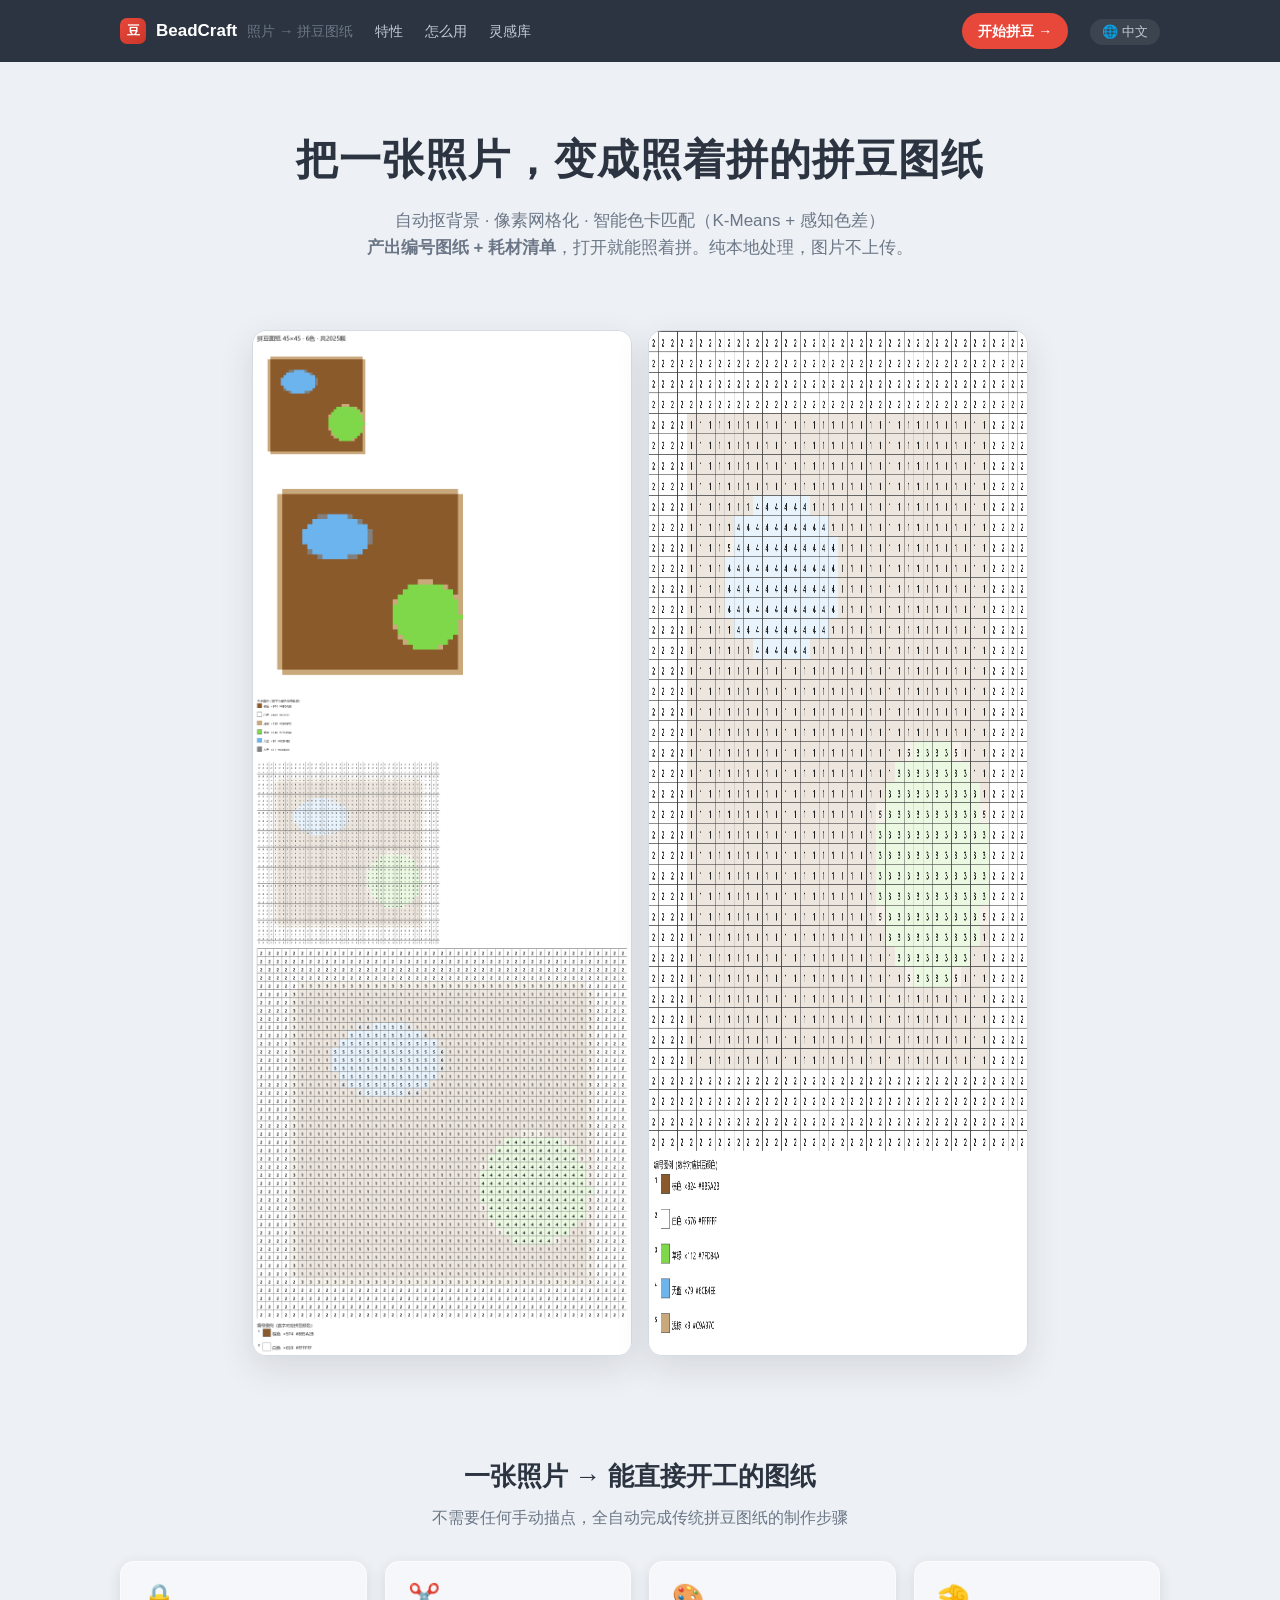
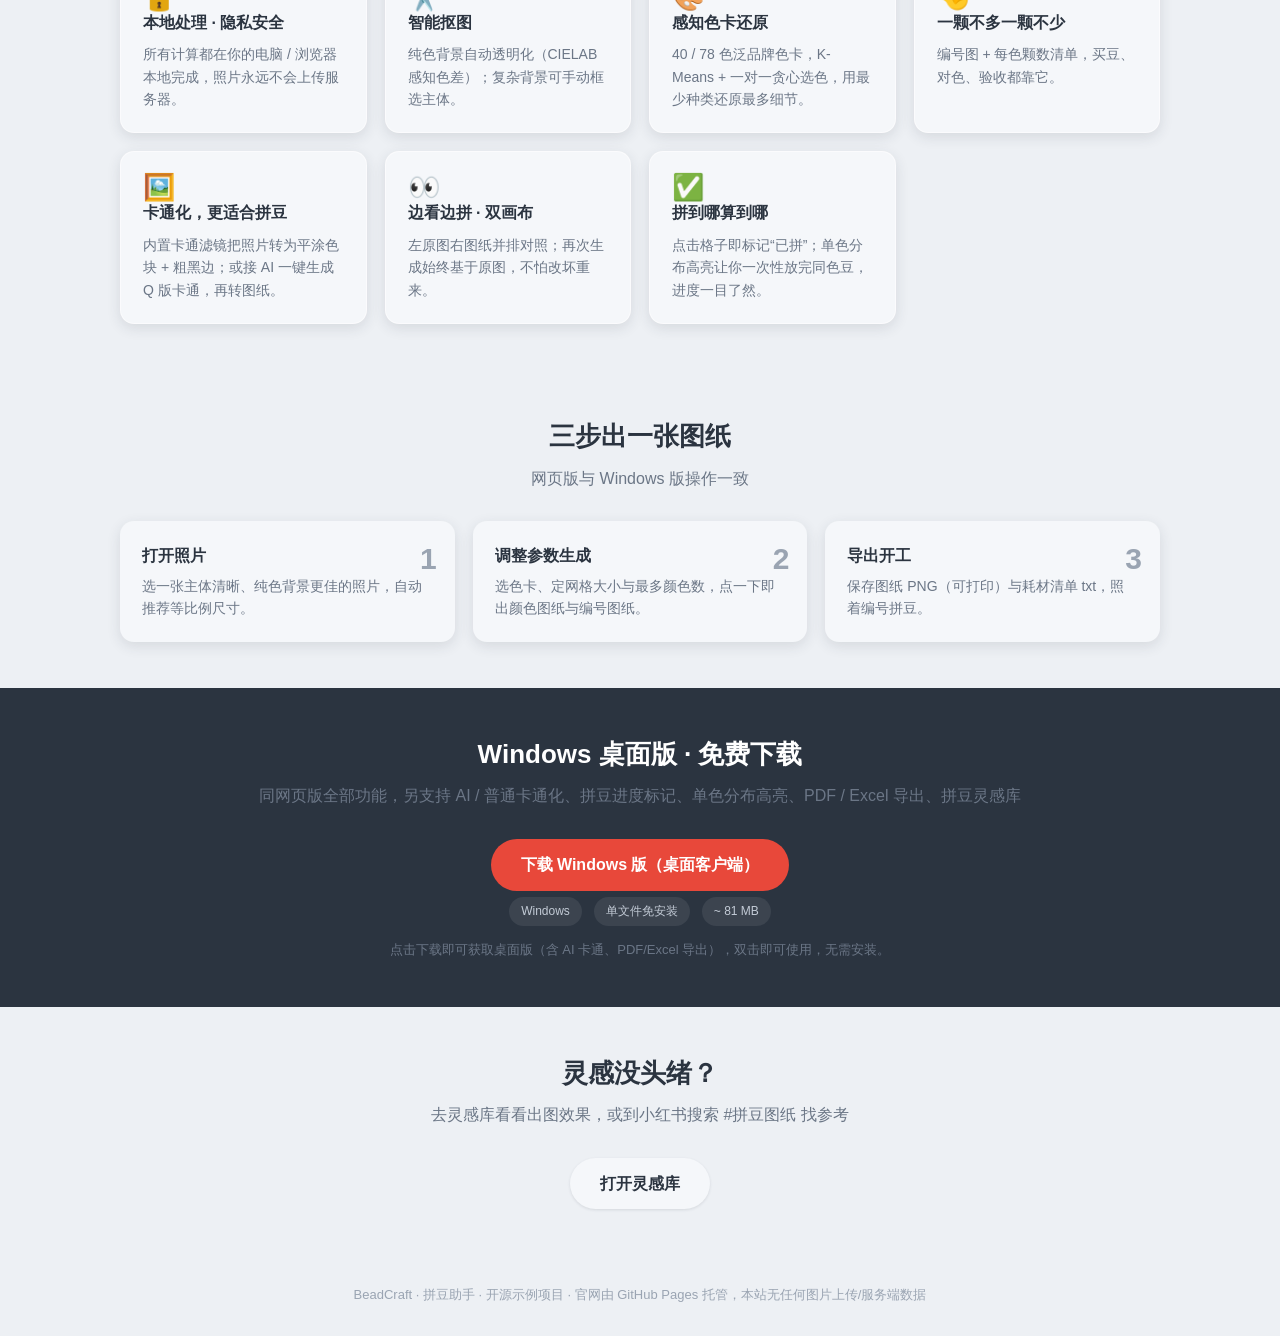
<file: site/index.html>
<!DOCTYPE html>
<html lang="zh-CN">
<head>
<meta charset="UTF-8">
<meta name="viewport" content="width=device-width, initial-scale=1.0">
<title>BeadCraft · 拼豆助手 — Photo to Perler-Bead Pattern</title>
<meta name="description" content="Turn any photo into a numbered perler-bead pattern: automatic background removal, palette mapping, printable chart + supply list. Runs entirely offline in your browser. / 把照片一键变成拼豆图纸，纯浏览器本地处理。">
<link rel="stylesheet" href="css/style.css">
</head>
<body>

<header>
  <div class="wrap">
    <nav>
      <span class="logo"><span class="dot-heart"></span>BeadCraft
        <small data-lang="zh">照片 → 拼豆图纸</small>
        <small data-lang="en" style="display:none">Photo → Bead Pattern</small></span>
      <a class="navlink" href="#features" data-lang="zh">特性</a>
      <a class="navlink" href="#features" data-lang="en" style="display:none">Features</a>
      <a class="navlink" href="#how" data-lang="zh">怎么用</a>
      <a class="navlink" href="#how" data-lang="en" style="display:none">How-To</a>
      <a class="navlink" href="gallery.html" data-lang="zh">灵感库</a>
      <a class="navlink" href="gallery.html" data-lang="en" style="display:none">Gallery</a>
      <span class="spacer"></span>
      <a class="cta" href="tool.html" data-lang="zh">开始拼豆 →</a>
      <a class="cta" href="tool.html" data-lang="en" style="display:none">Try Online →</a>
      <span class="lang-sel" id="langSel">
        <button onclick="toggleLang()" id="langBtn">🌐 中文</button>
        <div class="drop">
          <a href="#" onclick="setLang('zh');return false">中文</a>
          <a href="#" onclick="setLang('en');return false">English</a>
        </div>
      </span>
    </nav>
  </div>
</header>

<section class="hero">
  <div class="wrap">
    <h1 data-lang="zh">把一张照片，变成<b>照着拼</b>的拼豆图纸</h1>
    <h1 data-lang="en" style="display:none">Turn any photo into a <b>printable</b> perler-bead pattern</h1>
    <p class="sub" data-lang="zh">自动抠背景 · 像素网格化 · 智能色卡匹配（K-Means + 感知色差）<br>
      <b>产出编号图纸 + 耗材清单</b>，打开就能照着拼。纯本地处理，图片不上传。</p>
    <p class="sub" data-lang="en" style="display:none">Auto background removal · Pixel grid · Smart palette matching (K-Means + perceptual color)<br>
      <b>Numbered chart + shopping list</b>, ready to bead. 100% local — nothing is uploaded.</p>
    <div class="btnrow"></div>
    <div class="hero-pic">
      <img src="assets/sample_t1.png" alt="拼豆图纸示例：颜色格子图 + 图例">
      <img src="assets/sample_number.png" alt="拼豆图纸示例：编号图">
    </div>
  </div>
</section>

<section id="features">
  <div class="wrap">
    <h2 data-lang="zh">一张照片 → 能直接开工的图纸</h2>
    <h2 data-lang="en" style="display:none">One photo → a pattern you can bead right now</h2>
    <p class="lead" data-lang="zh">不需要任何手动描点，全自动完成传统拼豆图纸的制作步骤</p>
    <p class="lead" data-lang="en" style="display:none">Fully automatic — no manual tracing, no pixel-by-pixel drawing</p>
    <div class="cards">
      <div class="card"><div class="emoji">🔒</div>
        <h3 data-lang="zh">本地处理 · 隐私安全</h3>
        <h3 data-lang="en" style="display:none">Private · No Upload</h3>
        <p data-lang="zh">所有计算都在你的电脑 / 浏览器本地完成，照片永远不会上传服务器。</p>
        <p data-lang="en" style="display:none">Everything runs locally on your device. Your photos never leave your computer.</p></div>
      <div class="card"><div class="emoji">✂️</div>
        <h3 data-lang="zh">智能抠图</h3>
        <h3 data-lang="en" style="display:none">Smart Cutout</h3>
        <p data-lang="zh">纯色背景自动透明化（CIELAB 感知色差）；复杂背景可手动框选主体。</p>
        <p data-lang="en" style="display:none">Auto-removes solid backgrounds (CIELAB color difference); manual crop for complex scenes.</p></div>
      <div class="card"><div class="emoji">🎨</div>
        <h3 data-lang="zh">感知色卡还原</h3>
        <h3 data-lang="en" style="display:none">Perceptual Palette</h3>
        <p data-lang="zh">40 / 78 色泛品牌色卡，K-Means + 一对一贪心选色，用最少种类还原最多细节。</p>
        <p data-lang="en" style="display:none">40/78 color palettes. K-Means + greedy 1:1 matching — maximum detail with minimum bead colors.</p></div>
      <div class="card"><div class="emoji">🤏</div>
        <h3 data-lang="zh">一颗不多一颗不少</h3>
        <h3 data-lang="en" style="display:none">Exact Counts</h3>
        <p data-lang="zh">编号图 + 每色颗数清单，买豆、对色、验收都靠它。</p>
        <p data-lang="en" style="display:none">Numbered chart + per-color bead count — buy exactly what you need.</p></div>
      <div class="card"><div class="emoji">🖼️</div>
        <h3 data-lang="zh">卡通化，更适合拼豆</h3>
        <h3 data-lang="en" style="display:none">Cartoonize & Bead</h3>
        <p data-lang="zh">内置卡通滤镜把照片转为平涂色块 + 粗黑边；或接 AI 一键生成 Q 版卡通，再转图纸。</p>
        <p data-lang="en" style="display:none">Built-in cartoon filter adds bold edges & flat colors; or generate an AI cartoon and turn it into a pattern.</p></div>
      <div class="card"><div class="emoji">👀</div>
        <h3 data-lang="zh">边看边拼 · 双画布</h3>
        <h3 data-lang="en" style="display:none">Side-by-Side</h3>
        <p data-lang="zh">左原图右图纸并排对照；再次生成始终基于原图，不怕改坏重来。</p>
        <p data-lang="en" style="display:none">Original and pattern side by side; regenerate always starts from the original photo.</p></div>
      <div class="card"><div class="emoji">✅</div>
        <h3 data-lang="zh">拼到哪算到哪</h3>
        <h3 data-lang="en" style="display:none">Progress Tracking</h3>
        <p data-lang="zh">点击格子即标记“已拼”；单色分布高亮让你一次性放完同色豆，进度一目了然。</p>
        <p data-lang="en" style="display:none">Tap a cell to mark it done; highlight one color at a time to place all beads of that color.</p></div>
    </div>
  </div>
</section>

<section id="how">
  <div class="wrap">
    <h2 data-lang="zh">三步出一张图纸</h2>
    <h2 data-lang="en" style="display:none">Three steps to a pattern</h2>
    <p class="lead" data-lang="zh">网页版与 Windows 版操作一致</p>
    <p class="lead" data-lang="en" style="display:none">Same workflow for web & desktop</p>
    <div class="steps">
      <div class="step"><span class="n">1</span>
        <h4 data-lang="zh">打开照片</h4><h4 data-lang="en" style="display:none">Open a photo</h4>
        <p data-lang="zh">选一张主体清晰、纯色背景更佳的照片，自动推荐等比例尺寸。</p>
        <p data-lang="en" style="display:none">Choose a clear subject photo (solid background helps). Suggested sizes are auto-calculated.</p></div>
      <div class="step"><span class="n">2</span>
        <h4 data-lang="zh">调整参数生成</h4><h4 data-lang="en" style="display:none">Adjust & generate</h4>
        <p data-lang="zh">选色卡、定网格大小与最多颜色数，点一下即出颜色图纸与编号图纸。</p>
        <p data-lang="en" style="display:none">Pick a palette, set grid size & max colors. One click produces both color and numbered charts.</p></div>
      <div class="step"><span class="n">3</span>
        <h4 data-lang="zh">导出开工</h4><h4 data-lang="en" style="display:none">Export & bead</h4>
        <p data-lang="zh">保存图纸 PNG（可打印）与耗材清单 txt，照着编号拼豆。</p>
        <p data-lang="en" style="display:none">Download printable PNGs and a shopping list, then follow the numbers to bead.</p></div>
    </div>
  </div>
</section>

<section id="download" class="download">
  <div class="wrap">
    <h2 data-lang="zh">Windows 桌面版 · 免费下载</h2>
    <h2 data-lang="en" style="display:none">Windows Desktop App · Free Download</h2>
    <p class="lead" data-lang="zh">同网页版全部功能，另支持 AI / 普通卡通化、拼豆进度标记、单色分布高亮、PDF / Excel 导出、拼豆灵感库</p>
    <p class="lead" data-lang="en" style="display:none">Everything in the web version, plus AI/local cartoonize, progress tracking, single-color view, PDF/Excel export & inspiration gallery</p>
    <div class="btnrow">
      <a class="btn primary" id="dl-btn" target="_blank" onclick="latestDl(event)">
        <span data-lang="zh">下载 Windows 版（桌面客户端）</span>
        <span data-lang="en" style="display:none">Download for Windows (desktop)</span>
      </a>
    </div>
    <div class="badges"><span>Windows</span><span data-lang="zh">单文件免安装</span><span data-lang="en" style="display:none">Portable · No install</span><span>~ 81 MB</span></div>
    <p class="note" data-lang="zh">点击下载即可获取桌面版（含 AI 卡通、PDF/Excel 导出），双击即可使用，无需安装。</p>
    <p class="note" data-lang="en" style="display:none">Click to download the desktop app (AI cartoon, PDF/Excel export). Double-click to run — no install needed.</p>
  </div>
</section>

<section>
  <div class="wrap">
    <h2 data-lang="zh">灵感没头绪？</h2>
    <h2 data-lang="en" style="display:none">Need inspiration?</h2>
    <p class="lead" data-lang="zh">去灵感库看看出图效果，或到小红书搜索 #拼豆图纸 找参考</p>
    <p class="lead" data-lang="en" style="display:none">Browse the gallery for examples, or search "perler bead patterns" on Pinterest</p>
    <div class="btnrow">
      <a class="btn ghost" href="gallery.html" data-lang="zh">打开灵感库</a>
      <a class="btn ghost" href="gallery.html" data-lang="en" style="display:none">Open Gallery</a>
    </div>
  </div>
</section>

<footer>
  <span data-lang="zh">BeadCraft · 拼豆助手 · 开源示例项目 · 官网由 GitHub Pages 托管，本站无任何图片上传/服务端数据</span>
  <span data-lang="en" style="display:none">BeadCraft · Open-source project · Hosted on GitHub Pages · No server-side processing</span>
</footer>

<script>
const LANG_KEY = "beadcraft_lang";
function setLang(lang) {
  document.querySelectorAll("[data-lang]").forEach(el => {
    el.style.display = el.getAttribute("data-lang") === lang ? "" : "none";
  });
  document.getElementById("langBtn").textContent = lang === "zh" ? "🌐 中文" : "🌐 EN";
  document.querySelector("html").lang = lang === "zh" ? "zh-CN" : "en";
  localStorage.setItem(LANG_KEY, lang);
  document.getElementById("langSel").classList.remove("open");
}
function toggleLang() {
  document.getElementById("langSel").classList.toggle("open");
}
// 自动获取最新 Release 的 exe 下载链接
function latestDl(e) {
  e.preventDefault();
  fetch("https://api.github.com/repos/AEB73D53/pixel-beads/releases/latest")
    .then(r => r.json())
    .then(data => {
      if (!data.assets || !data.assets.length) {
        window.open(data.html_url || "https://github.com/AEB73D53/pixel-beads/releases", "_blank");
        return;
      }
      const exe = data.assets.find(a => /pixel-beads\.exe$/i.test(a.name));
      window.open(exe ? exe.browser_download_url : data.html_url, "_blank");
    })
    .catch(() => {
      window.open("https://github.com/AEB73D53/pixel-beads/releases", "_blank");
    });
}
// 点击外部关闭下拉
document.addEventListener("click", function(e) {
  const sel = document.getElementById("langSel");
  if (!sel.contains(e.target)) sel.classList.remove("open");
});
// 初始化
const saved = localStorage.getItem(LANG_KEY) || "zh";
setLang(saved);
</script>
</body>
</html>
</file>
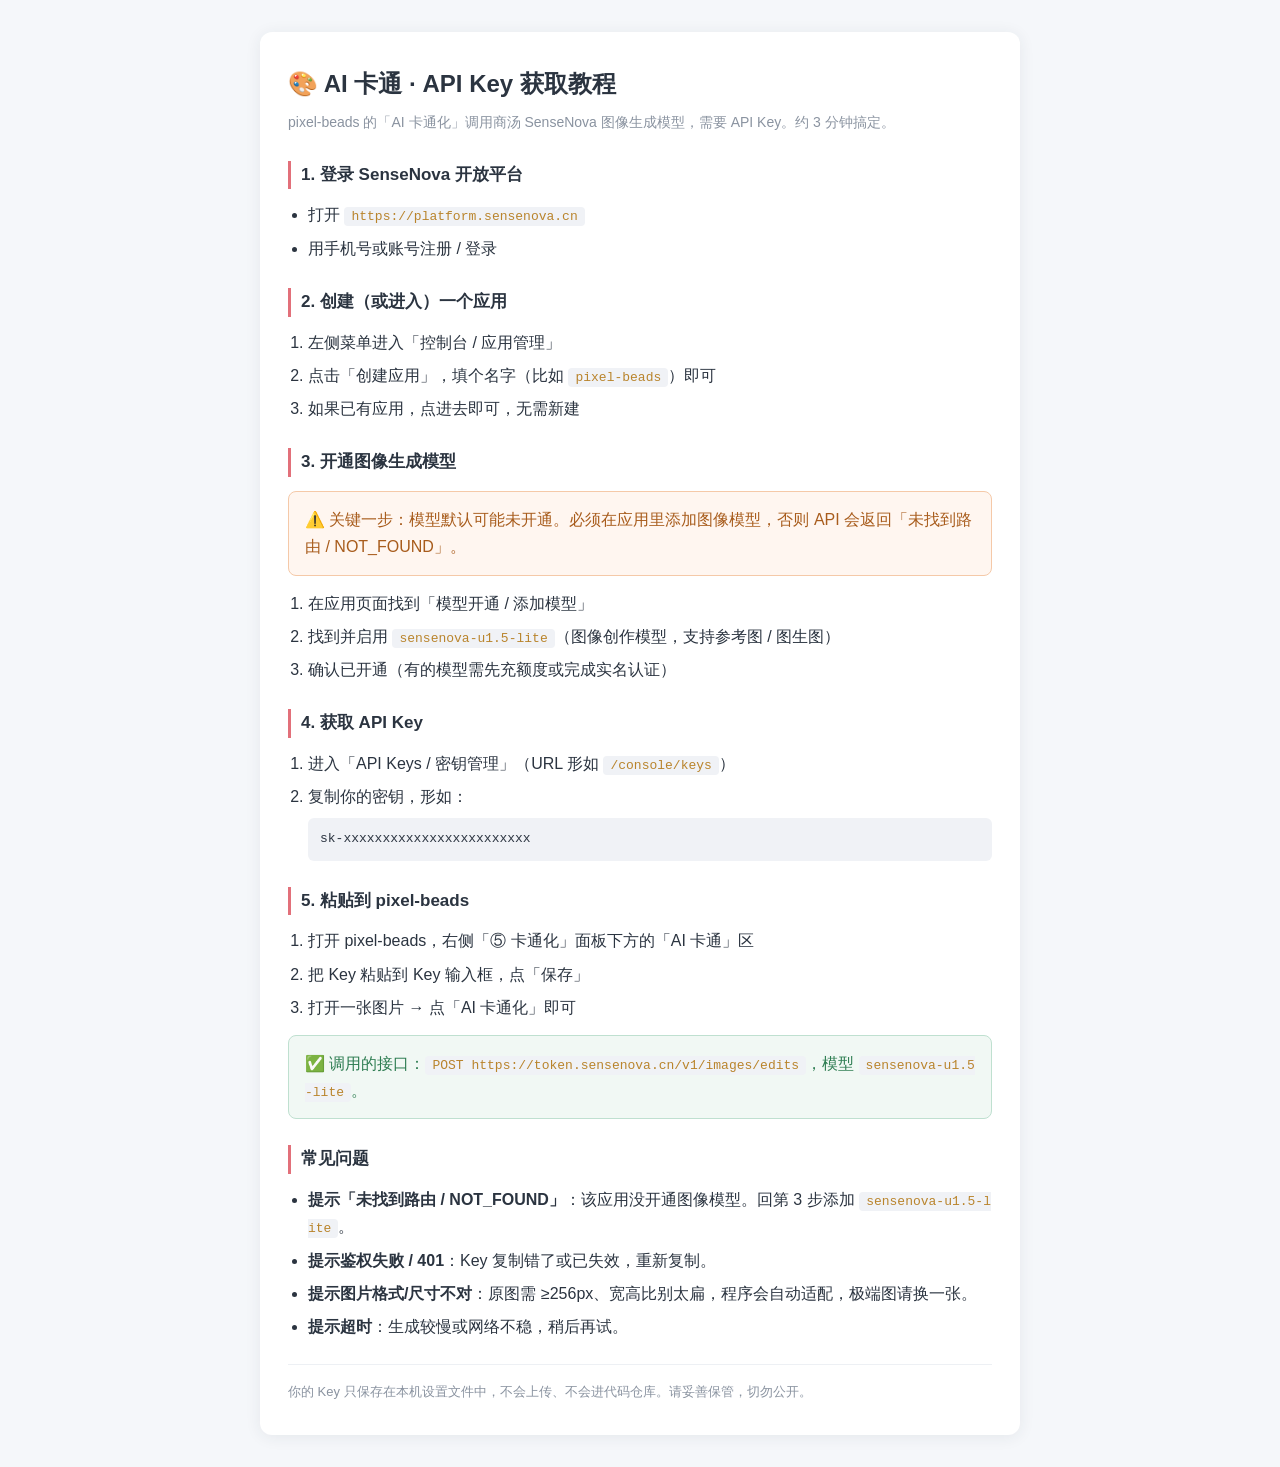
<file: ai_cartoon_guide.html>
<!DOCTYPE html>
<html lang="zh-CN">
<head>
<meta charset="UTF-8">
<meta name="viewport" content="width=device-width, initial-scale=1.0">
<title>pixel-beads · AI 卡通 API Key 获取教程</title>
<style>
*{margin:0;padding:0;box-sizing:border-box}
body{font-family:-apple-system,BlinkMacSystemFont,"Segoe UI",Roboto,"Microsoft YaHei",sans-serif;
background:#F5F7FA;color:#2B3440;line-height:1.7;padding:32px 16px}
.wrap{max-width:760px;margin:0 auto;background:#FFFFFF;border-radius:12px;
box-shadow:0 2px 16px rgba(43,52,64,.08);padding:32px 28px}
h1{font-size:24px;color:#2B3440;margin-bottom:6px}
.sub{color:#8A93A0;font-size:14px;margin-bottom:24px}
h2{font-size:17px;color:#2B3440;margin:26px 0 12px;padding-left:10px;border-left:3px solid #E2707A}
ol,ul{margin:0 0 14px 20px}
li{margin:6px 0}
code{background:#F0F2F6;padding:2px 7px;border-radius:4px;font-size:13px;color:#B9842C;
word-break:break-all}
.box{background:#FBFAF7;border:1px solid #EAE2D2;border-radius:8px;padding:14px 16px;margin:14px 0}
.warn{background:#FFF6F0;border:1px solid #F5C9A8;color:#A85C1C}
.ok{background:#F1F8F4;border:1px solid #BFE0D0;color:#2E7D52}
.kv{font-family:Consolas,Monospace;background:#F0F2F6;border-radius:6px;padding:10px 12px;
font-size:13px;margin:8px 0;word-break:break-all}
a{color:#2F6DB0}
.note{font-size:13px;color:#8A93A0;margin-top:24px;border-top:1px solid #EDF0F4;padding-top:16px}
</style>
</head>
<body>
<div class="wrap">
<h1>🎨 AI 卡通 · API Key 获取教程</h1>
<p class="sub">pixel-beads 的「AI 卡通化」调用商汤 SenseNova 图像生成模型，需要 API Key。约 3 分钟搞定。</p>

<h2>1. 登录 SenseNova 开放平台</h2>
<ul>
<li>打开 <code>https://platform.sensenova.cn</code></li>
<li>用手机号或账号注册 / 登录</li>
</ul>

<h2>2. 创建（或进入）一个应用</h2>
<ol>
<li>左侧菜单进入「控制台 / 应用管理」</li>
<li>点击「创建应用」，填个名字（比如 <code>pixel-beads</code>）即可</li>
<li>如果已有应用，点进去即可，无需新建</li>
</ol>

<h2>3. 开通图像生成模型</h2>
<div class="box warn">
⚠️ 关键一步：模型默认可能未开通。必须在应用里添加图像模型，否则 API 会返回「未找到路由 / NOT_FOUND」。
</div>
<ol>
<li>在应用页面找到「模型开通 / 添加模型」</li>
<li>找到并启用 <code>sensenova-u1.5-lite</code>（图像创作模型，支持参考图 / 图生图）</li>
<li>确认已开通（有的模型需先充额度或完成实名认证）</li>
</ol>

<h2>4. 获取 API Key</h2>
<ol>
<li>进入「API Keys / 密钥管理」（URL 形如 <code>/console/keys</code>）</li>
<li>复制你的密钥，形如：<div class="kv">sk-xxxxxxxxxxxxxxxxxxxxxxxx</div></li>
</ol>

<h2>5. 粘贴到 pixel-beads</h2>
<ol>
<li>打开 pixel-beads，右侧「⑤ 卡通化」面板下方的「AI 卡通」区</li>
<li>把 Key 粘贴到 Key 输入框，点「保存」</li>
<li>打开一张图片 → 点「AI 卡通化」即可</li>
</ol>

<div class="box ok">
✅ 调用的接口：<code>POST https://token.sensenova.cn/v1/images/edits</code>，模型 <code>sensenova-u1.5-lite</code>。
</div>

<h2>常见问题</h2>
<ul>
<li><b>提示「未找到路由 / NOT_FOUND」</b>：该应用没开通图像模型。回第 3 步添加 <code>sensenova-u1.5-lite</code>。</li>
<li><b>提示鉴权失败 / 401</b>：Key 复制错了或已失效，重新复制。</li>
<li><b>提示图片格式/尺寸不对</b>：原图需 ≥256px、宽高比别太扁，程序会自动适配，极端图请换一张。</li>
<li><b>提示超时</b>：生成较慢或网络不稳，稍后再试。</li>
</ul>

<p class="note">你的 Key 只保存在本机设置文件中，不会上传、不会进代码仓库。请妥善保管，切勿公开。</p>
</div>
</body>
</html>
</file>
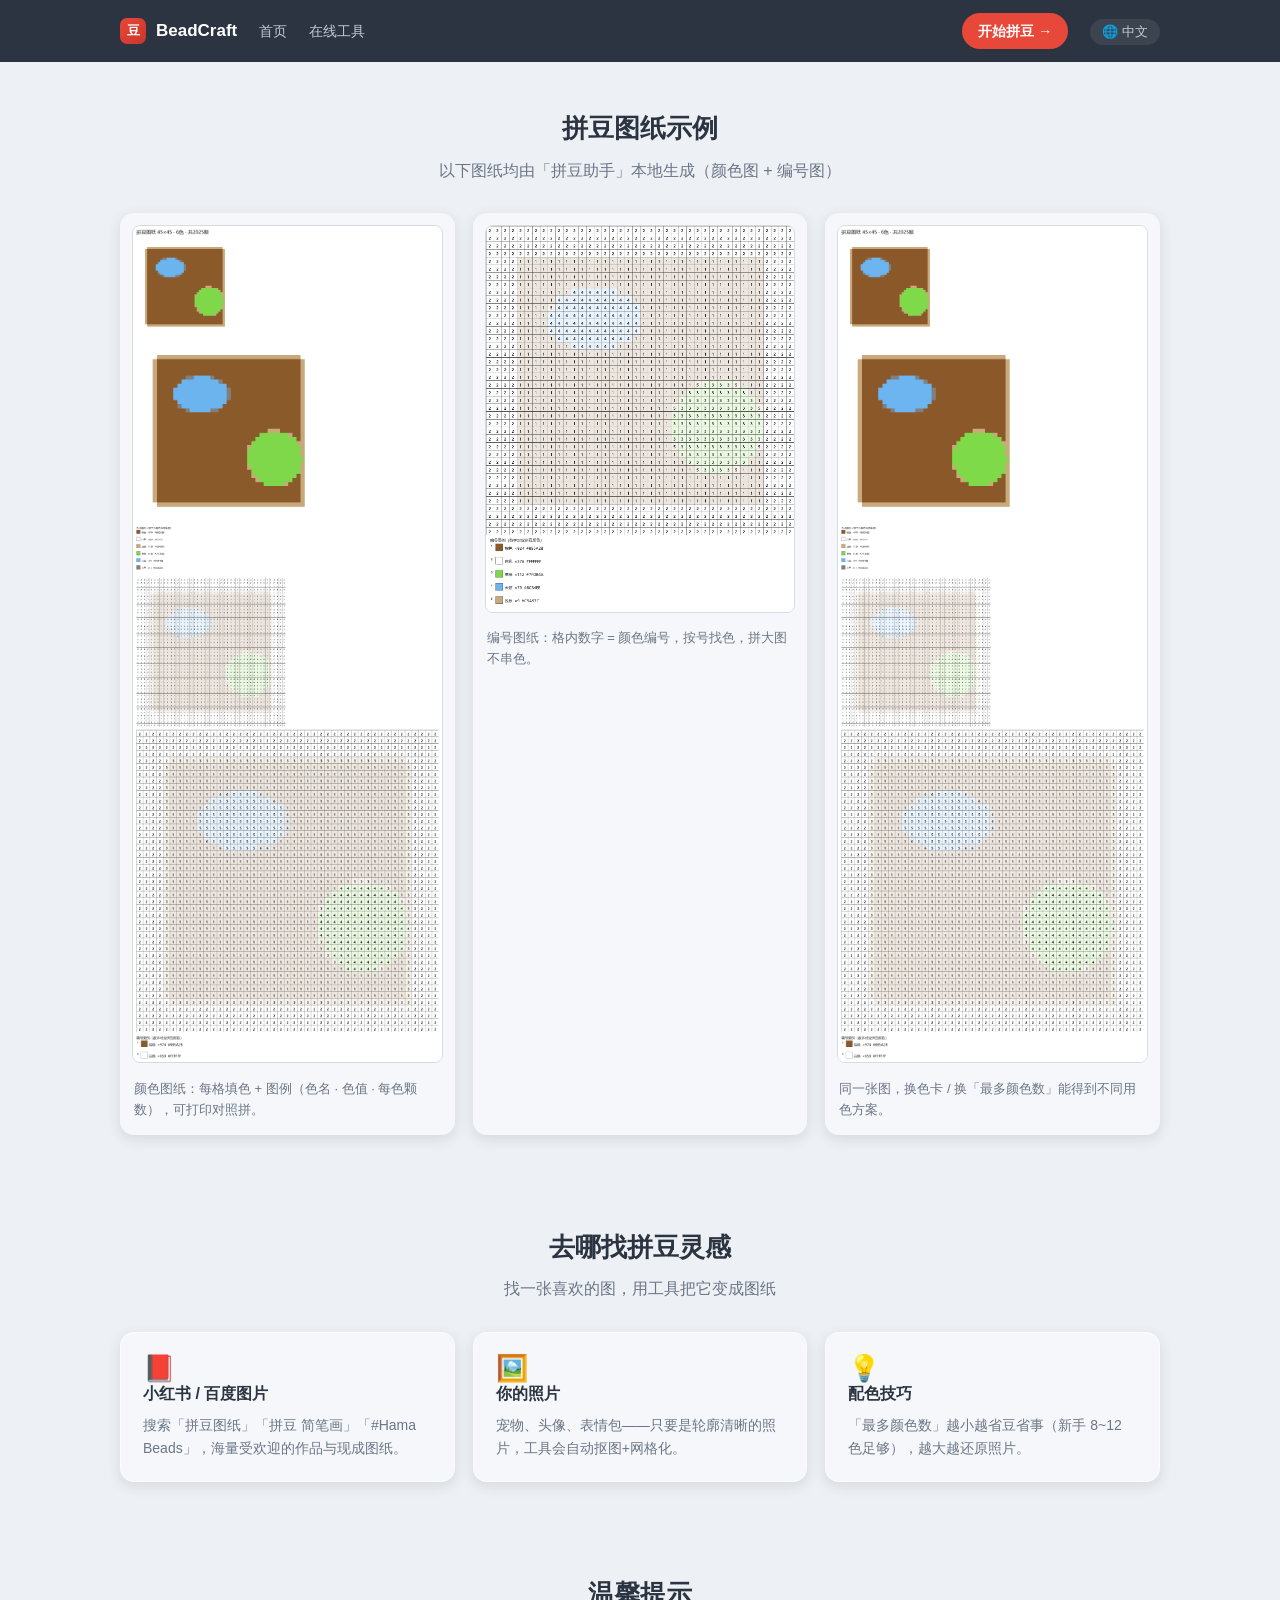
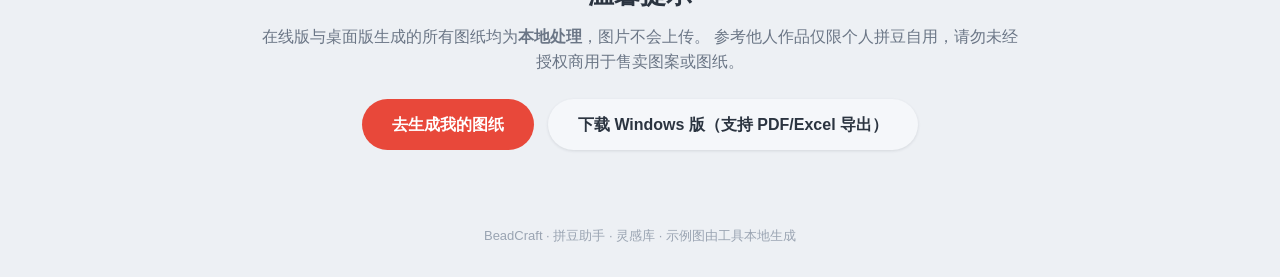
<file: site/gallery.html>
<!DOCTYPE html>
<html lang="zh-CN">
<head>
<meta charset="UTF-8">
<meta name="viewport" content="width=device-width, initial-scale=1.0">
<title data-lang="zh">拼豆灵感库 · 拼豆助手</title>
<title data-lang="en" style="display:none">Gallery & Inspiration · BeadCraft</title>
<meta name="description" content="Perler-bead pattern examples and inspiration: sample outputs from BeadCraft, tips for finding patterns and getting started. / 拼豆图纸示例与灵感参考。">
<link rel="stylesheet" href="css/style.css">
</head>
<body>

<header>
  <div class="wrap">
    <nav>
      <a class="logo" href="index.html"><span class="dot-heart"></span>BeadCraft</a>
      <a class="navlink" href="index.html" data-lang="zh">首页</a>
      <a class="navlink" href="index.html" data-lang="en" style="display:none">Home</a>
      <a class="navlink" href="tool.html" data-lang="zh">在线工具</a>
      <a class="navlink" href="tool.html" data-lang="en" style="display:none">Online Tool</a>
      <span class="spacer"></span>
      <a class="cta" href="tool.html" data-lang="zh">开始拼豆 →</a>
      <a class="cta" href="tool.html" data-lang="en" style="display:none">Try Online →</a>
      <span class="lang-sel" id="langSel">
        <button onclick="toggleLang()" id="langBtn">🌐 中文</button>
        <div class="drop">
          <a href="#" onclick="setLang('zh');return false">中文</a>
          <a href="#" onclick="setLang('en');return false">English</a>
        </div>
      </span>
    </nav>
  </div>
</header>

<section>
  <div class="wrap">
    <h2 data-lang="zh">拼豆图纸示例</h2>
    <h2 data-lang="en" style="display:none">Sample Patterns</h2>
    <p class="lead" data-lang="zh">以下图纸均由「拼豆助手」本地生成（颜色图 + 编号图）</p>
    <p class="lead" data-lang="en" style="display:none">All patterns below were generated by BeadCraft (color chart + numbered chart)</p>
    <div class="pics">
      <figure><img src="assets/sample_t1.png" alt="颜色图纸示例（含色卡图例与颗数）">
        <figcaption data-lang="zh">颜色图纸：每格填色 + 图例（色名 · 色值 · 每色颗数），可打印对照拼。</figcaption>
        <figcaption data-lang="en" style="display:none">Color chart: filled cells + legend with color names, hex values and bead counts. Printable.</figcaption></figure>
      <figure><img src="assets/sample_number.png" alt="编号图纸示例（数字对应颜色）">
        <figcaption data-lang="zh">编号图纸：格内数字 = 颜色编号，按号找色，拼大图不串色。</figcaption>
        <figcaption data-lang="en" style="display:none">Numbered chart: each cell shows the color number. Match to the legend — no mix-ups.</figcaption></figure>
      <figure><img src="assets/sample_t1.png" alt="颜色图纸细节（同一图源放大）" style="filter: blur(0) contrast(1.02)">
        <figcaption data-lang="zh">同一张图，换色卡 / 换「最多颜色数」能得到不同用色方案。</figcaption>
        <figcaption data-lang="en" style="display:none">Same photo, different palettes or max-color limits produce different rendering styles.</figcaption></figure>
    </div>
  </div>
</section>

<section>
  <div class="wrap">
    <h2 data-lang="zh">去哪找拼豆灵感</h2>
    <h2 data-lang="en" style="display:none">Where to Find Inspiration</h2>
    <p class="lead" data-lang="zh">找一张喜欢的图，用工具把它变成图纸</p>
    <p class="lead" data-lang="en" style="display:none">Find an image you love and turn it into a pattern</p>
    <div class="cards">
      <div class="card"><div class="emoji">📕</div>
        <h3 data-lang="zh">小红书 / 百度图片</h3>
        <h3 data-lang="en" style="display:none">Pinterest / Google Images</h3>
        <p data-lang="zh">搜索「拼豆图纸」「拼豆 简笔画」「#Hama Beads」，海量受欢迎的作品与现成图纸。</p>
        <p data-lang="en" style="display:none">Search "perler bead patterns", "hama beads", "pixel art" — endless inspiration.</p></div>
      <div class="card"><div class="emoji">🖼️</div>
        <h3 data-lang="zh">你的照片</h3>
        <h3 data-lang="en" style="display:none">Your Own Photos</h3>
        <p data-lang="zh">宠物、头像、表情包——只要是轮廓清晰的照片，工具会自动抠图+网格化。</p>
        <p data-lang="en" style="display:none">Pets, selfies, stickers — anything with a clear subject works. The tool handles cutout and gridding automatically.</p></div>
      <div class="card"><div class="emoji">💡</div>
        <h3 data-lang="zh">配色技巧</h3>
        <h3 data-lang="en" style="display:none">Color Tips</h3>
        <p data-lang="zh">「最多颜色数」越小越省豆省事（新手 8~12 色足够），越大越还原照片。</p>
        <p data-lang="en" style="display:none">Lower "max colors" = fewer bead types, faster to sort (8-12 for beginners). Higher = more faithful to the photo.</p></div>
    </div>
  </div>
</section>

<section>
  <div class="wrap">
    <h2 data-lang="zh">温馨提示</h2>
    <h2 data-lang="en" style="display:none">Notes</h2>
    <p class="lead" style="max-width:760px;margin:0 auto" data-lang="zh">
      在线版与桌面版生成的所有图纸均为<b>本地处理</b>，图片不会上传。
      参考他人作品仅限个人拼豆自用，请勿未经授权商用于售卖图案或图纸。</p>
    <p class="lead" style="max-width:760px;margin:0 auto" data-lang="en" style="display:none">
      All patterns are generated <b>locally</b> — no images are uploaded.
      Use others' works for personal inspiration only. Do not commercially redistribute patterns without permission.</p>
    <div class="btnrow" style="margin-top:24px">
      <a class="btn primary" href="tool.html" data-lang="zh">去生成我的图纸</a>
      <a class="btn primary" href="tool.html" data-lang="en" style="display:none">Generate My Pattern</a>
      <a class="btn ghost" href="index.html#download" data-lang="zh">下载 Windows 版（支持 PDF/Excel 导出）</a>
      <a class="btn ghost" href="index.html#download" data-lang="en" style="display:none">Download for Windows (PDF/Excel export)</a>
    </div>
  </div>
</section>

<footer>
  <span data-lang="zh">BeadCraft · 拼豆助手 · 灵感库 · 示例图由工具本地生成</span>
  <span data-lang="en" style="display:none">BeadCraft · Gallery · Sample patterns generated locally by the tool</span>
</footer>

<script>
const LANG_KEY = "beadcraft_lang";
function setLang(lang) {
  document.querySelectorAll("[data-lang]").forEach(el => {
    el.style.display = el.getAttribute("data-lang") === lang ? "" : "none";
  });
  document.getElementById("langBtn").textContent = lang === "zh" ? "🌐 中文" : "🌐 EN";
  document.querySelector("html").lang = lang === "zh" ? "zh-CN" : "en";
  localStorage.setItem(LANG_KEY, lang);
  document.getElementById("langSel").classList.remove("open");
}
function toggleLang() { document.getElementById("langSel").classList.toggle("open"); }
document.addEventListener("click", function(e) {
  const sel = document.getElementById("langSel");
  if (!sel.contains(e.target)) sel.classList.remove("open");
});
const saved = localStorage.getItem(LANG_KEY) || "zh";
setLang(saved);
</script>
</body>
</html>
</file>
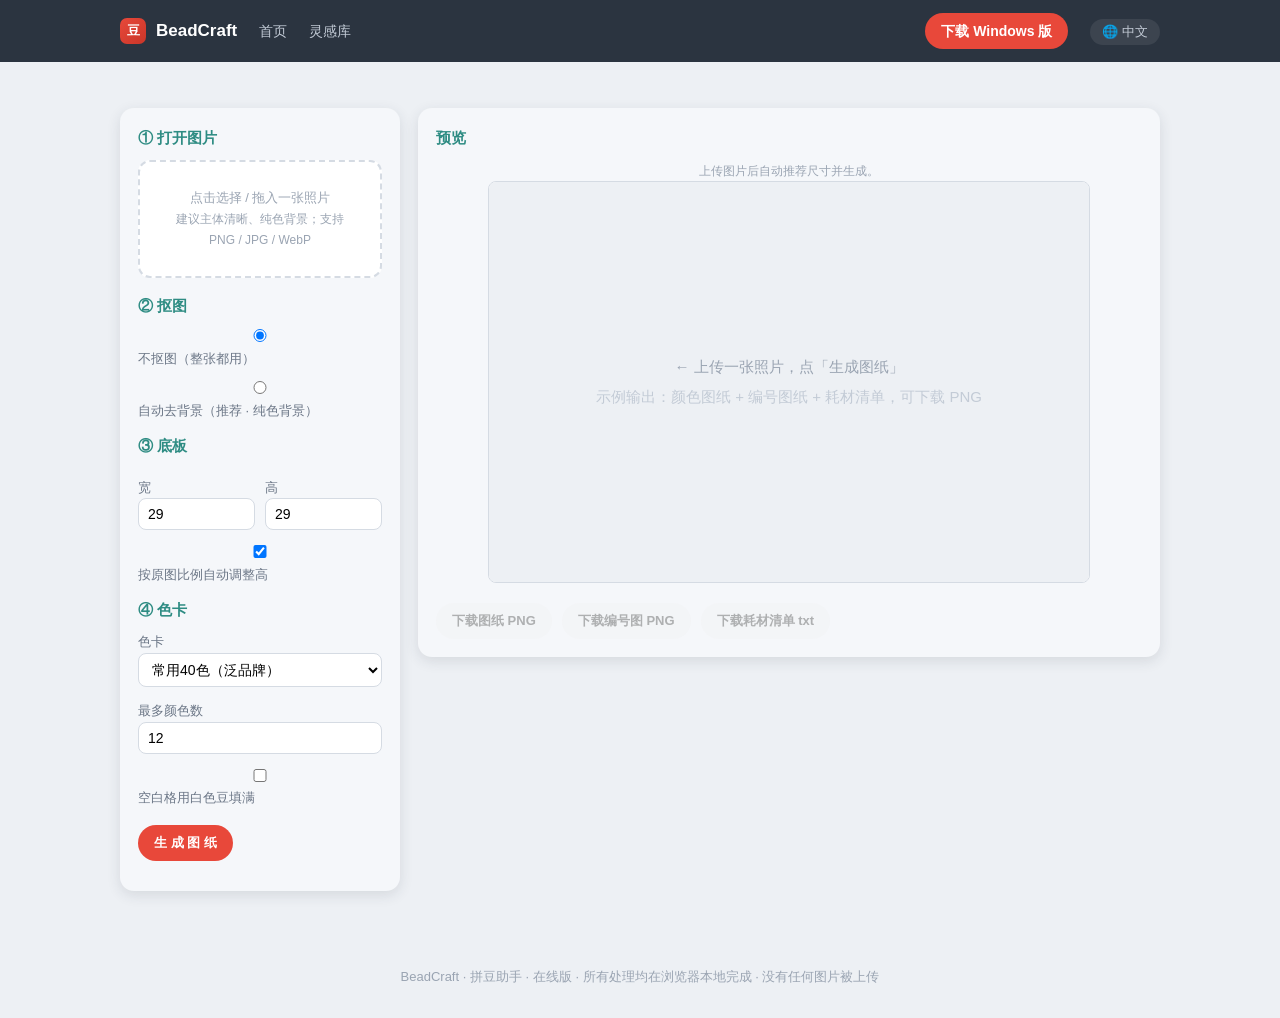
<file: site/tool.html>
<!DOCTYPE html>
<html lang="zh-CN">
<head>
<meta charset="UTF-8">
<meta name="viewport" content="width=device-width, initial-scale=1.0">
<title data-lang="zh">在线拼豆图纸生成 · 拼豆助手</title>
<title data-lang="en" style="display:none">Online Perler-Bead Pattern Generator · BeadCraft</title>
<meta name="description" content="Turn any photo into a perler-bead pattern online: auto cutout, palette mapping, numbered chart, shopping list. All in-browser, nothing uploaded. / 在线把照片变成拼豆图纸，纯浏览器本地计算。">
<link rel="stylesheet" href="css/style.css">
<style>
  .toolbar { display: flex; gap: 18px; flex-wrap: wrap; align-items: flex-start; }
  .panel { background: var(--card); border-radius: 14px; padding: 18px; box-shadow: 0 4px 14px var(--shadow); }
  .panel h3 { font-size: 15px; margin-bottom: 10px; color: var(--teal); }
  .panel label { display: block; font-size: 13px; color: var(--ink-soft); margin: 10px 0 4px; }
  .panel select, .panel input { width: 100%; padding: 7px 9px; border-radius: 8px; border: 1px solid var(--hair); background: var(--paper); font-size: 14px; }
  .row { display: flex; gap: 10px; align-items: center; }
  .chk { display: flex; align-items: center; gap: 6px; font-size: 13px; color: var(--ink-soft); margin-top: 12px; }
  .chk input { width: auto; }
  #controls { width: 280px; }
  #preview-box { flex: 1; min-width: 320px; }
  #drop { border: 2px dashed var(--hair); border-radius: 12px; padding: 26px; text-align: center; color: var(--ink-faint); cursor: pointer; background: var(--paper); transition: .2s; }
  #drop:hover, #drop.over { border-color: var(--teal); color: var(--teal); }
  #upload { display: none; }
  #stage { margin-top: 12px; height: 18px; border-radius: 9px; background: #DCE2EA; overflow: hidden; display: none; }
  #stage>div { height: 100%; width: 0; background: linear-gradient(90deg, var(--teal), var(--gold)); transition: width .15s; }
  #canvas-wrap { margin-top: 12px; text-align: center; }
  #canvas-wrap canvas { max-width: 100%; background: #fff; border-radius: 8px; border: 1px solid var(--hair); }
  .bthint { font-size: 12px; color: var(--ink-faint); }
  .btnrow .btn { padding: 10px 18px; font-size: 14px; }
  .actions { margin-top: 12px; display: flex; gap: 10px; flex-wrap: wrap; }
  .actions .btn { padding: 9px 16px; font-size: 13px; }
  #stats { margin-top: 12px; font-size: 13px; color: var(--ink-soft); white-space: pre-line; }
  a.logo { color:#fff; }
  /* 手机端：左右两栏改上下堆叠，面板全宽，避免溢出 */
  @media (max-width: 720px) {
    .toolbar { flex-direction: column; }
    #controls { width: 100%; }
    #preview-box { min-width: 0; width: 100%; }
    .actions { flex-direction: column; }
    .actions .btn { width: 100%; }
    .row { flex-wrap: wrap; }
  }
</style>
</head>
<body>

<header>
  <div class="wrap">
    <nav>
      <a class="logo" href="index.html"><span class="dot-heart"></span>BeadCraft</a>
      <a class="navlink" href="index.html" data-lang="zh">首页</a>
      <a class="navlink" href="index.html" data-lang="en" style="display:none">Home</a>
      <a class="navlink" href="gallery.html" data-lang="zh">灵感库</a>
      <a class="navlink" href="gallery.html" data-lang="en" style="display:none">Gallery</a>
      <span class="spacer"></span>
      <a class="cta" href="index.html#download" data-lang="zh">下载 Windows 版</a>
      <a class="cta" href="index.html#download" data-lang="en" style="display:none">Download for Windows</a>
      <span class="lang-sel" id="langSel">
        <button onclick="toggleLang()" id="langBtn">🌐 中文</button>
        <div class="drop">
          <a href="#" onclick="setLang('zh');return false">中文</a>
          <a href="#" onclick="setLang('en');return false">English</a>
        </div>
      </span>
    </nav>
  </div>
</header>

<section>
  <div class="wrap">
    <div class="toolbar">
      <div class="panel" id="controls">
        <h3 data-lang="zh">① 打开图片</h3>
        <h3 data-lang="en" style="display:none">① Open a Photo</h3>
        <label id="drop">
          <span data-lang="zh">点击选择 / 拖入一张照片<br><span class="bthint">建议主体清晰、纯色背景；支持 PNG / JPG / WebP</span></span>
          <span data-lang="en" style="display:none">Click or drag &amp; drop a photo<br><span class="bthint">Clear subject, solid background recommended. Supports PNG / JPG / WebP</span></span>
        </label>
        <input type="file" id="upload" accept="image/png,image/jpeg,image/webp">

        <h3 style="margin-top:16px" data-lang="zh">② 抠图</h3>
        <h3 style="margin-top:16px" data-lang="en" style="display:none">② Cutout</h3>
        <label><input type="radio" name="cut" id="cut-none" checked> <span data-lang="zh">不抠图（整张都用）</span><span data-lang="en" style="display:none">No cutout (use whole image)</span></label>
        <label><input type="radio" name="cut" id="cut-auto"> <span data-lang="zh">自动去背景（推荐 · 纯色背景）</span><span data-lang="en" style="display:none">Auto remove background (recommended for solid backgrounds)</span></label>

        <h3 style="margin-top:12px" data-lang="zh">③ 底板</h3>
        <h3 style="margin-top:12px" data-lang="en" style="display:none">③ Canvas</h3>
        <div class="row">
          <label style="flex:1"><span data-lang="zh">宽</span><span data-lang="en" style="display:none">Width</span><input id="cols" type="number" min="8" max="300" value="29"></label>
          <label style="flex:1"><span data-lang="zh">高</span><span data-lang="en" style="display:none">Height</span><input id="rows" type="number" min="8" max="300" value="29"></label>
        </div>
        <label><input type="checkbox" id="keepRatio" checked> <span data-lang="zh">按原图比例自动调整高</span><span data-lang="en" style="display:none">Auto-calculate height from aspect ratio</span></label>

        <h3 style="margin-top:12px" data-lang="zh">④ 色卡</h3>
        <h3 style="margin-top:12px" data-lang="en" style="display:none">④ Palette</h3>
        <label><span data-lang="zh">色卡</span><span data-lang="en" style="display:none">Palette</span>
          <select id="palette">
            <option>常用40色（泛品牌）</option>
            <option>进阶78色（泛品牌）</option>
          </select></label>
        <div class="row">
          <label style="flex:1"><span data-lang="zh">最多颜色数</span><span data-lang="en" style="display:none">Max colors</span><input id="maxC" type="number" min="2" max="80" value="12"></label>
        </div>
        <label><input type="checkbox" id="fillBlank"> <span data-lang="zh">空白格用白色豆填满</span><span data-lang="en" style="display:none">Fill blank cells with white beads</span></label>

        <div class="actions" style="margin-top:16px">
          <button class="btn primary" id="gen" disabled><span data-lang="zh">生 成 图 纸</span><span data-lang="en" style="display:none">Generate Pattern</span></button>
        </div>
        <div id="stage"><div></div></div>
        <div id="stats"></div>
      </div>

      <div class="panel" id="preview-box">
        <h3 data-lang="zh">预览</h3>
        <h3 data-lang="en" style="display:none">Preview</h3>
        <div id="canvas-wrap">
          <p class="bthint" id="hint" data-lang="zh">上传图片后自动推荐尺寸并生成。</p>
          <p class="bthint" id="hint" data-lang="en" style="display:none">Upload a photo to auto-suggest dimensions and generate.</p>
          <canvas id="view" width="600" height="400"></canvas>
        </div>
        <div class="actions">
          <button class="btn" id="dl-color" disabled><span data-lang="zh">下载图纸 PNG</span><span data-lang="en" style="display:none">Download Pattern PNG</span></button>
          <button class="btn" id="dl-number" disabled><span data-lang="zh">下载编号图 PNG</span><span data-lang="en" style="display:none">Download Numbered Chart PNG</span></button>
          <button class="btn" id="dl-list" disabled><span data-lang="zh">下载耗材清单 txt</span><span data-lang="en" style="display:none">Download Shopping List txt</span></button>
        </div>
      </div>
    </div>
  </div>
</section>

<footer>
  <span data-lang="zh">BeadCraft · 拼豆助手 · 在线版 · 所有处理均在浏览器本地完成 · 没有任何图片被上传</span>
  <span data-lang="en" style="display:none">BeadCraft · Online tool · All processing happens in your browser · Nothing is uploaded</span>
</footer>

<script src="js/app.js"></script>
<script>
"use strict";
const $ = id => document.getElementById(id);
const state = { mapped: null, cols: 0, rows: 0, used: [], cur: "color", rgHelper: null };

/* 语言切换 */
const LANG_KEY = "beadcraft_lang";
function setLang(lang) {
  document.querySelectorAll("[data-lang]").forEach(el => {
    el.style.display = el.getAttribute("data-lang") === lang ? "" : "none";
  });
  document.getElementById("langBtn").textContent = lang === "zh" ? "🌐 中文" : "🌐 EN";
  document.querySelector("html").lang = lang === "zh" ? "zh-CN" : "en";
  localStorage.setItem(LANG_KEY, lang);
  document.getElementById("langSel").classList.remove("open");
}
function toggleLang() { document.getElementById("langSel").classList.toggle("open"); }
document.addEventListener("click", function(e) {
  const sel = document.getElementById("langSel");
  if (!sel.contains(e.target)) sel.classList.remove("open");
});
const saved = localStorage.getItem(LANG_KEY) || "zh";
setLang(saved);

/* 上传 / 拖拽 */
const drop = $("drop");
drop.addEventListener("click", () => $("upload").click());
$("upload").addEventListener("change", e => e.target.files[0] && loadFile(e.target.files[0]));
["dragover", "drop"].forEach(ev =>
  drop.addEventListener(ev, e => { e.preventDefault(); drop.classList.toggle("over", ev === "dragover"); }));
drop.addEventListener("drop", e => e.dataTransfer.files[0] && loadFile(e.dataTransfer.files[0]));

function loadFile(file) {
  const rd = new FileReader();
  rd.onload = () => {
    const im = new Image();
    im.onload = () => setupImage(im);
    im.src = rd.result;
  };
  rd.readAsDataURL(file);
}

let srcRGB = null, srcW = 0, srcH = 0;
function setupImage(im) {
  const MAX = 1400;
  let scale = Math.min(1, MAX / Math.max(im.width, im.height));
  srcW = Math.round(im.width * scale); srcH = Math.round(im.height * scale);
  const cv = document.createElement("canvas");
  cv.width = srcW; cv.height = srcH;
  const ctx = cv.getContext("2d");
  ctx.drawImage(im, 0, 0, srcW, srcH);
  srcRGB = ctx.getImageData(0, 0, srcW, srcH).data;
  const ratio = srcW / srcH;
  let cols = 45, rows = 45;
  if (ratio >= 1) { cols = 45; rows = Math.max(8, Math.round(45 / ratio)); }
  else { rows = 45; cols = Math.max(8, Math.round(45 * ratio)); }
  $("cols").value = cols; $("rows").value = rows;
  $("gen").disabled = false;
  $("hint").innerHTML = `原图 ${srcW}×${srcH}，已按比例推荐 ${cols}×${rows}，可自行调整后再生成。`;
  showHint();
}

function setProgress(p) {
  const st = $("stage"); const bar = st.firstElementChild;
  st.style.display = p > 0 ? "block" : "none";
  bar.style.width = Math.round(p * 100) + "%";
}

function showHint() {
  const c = $("view");
  const ctx = c.getContext("2d");
  ctx.clearRect(0, 0, c.width, c.height);
  ctx.fillStyle = "#EDF0F4"; ctx.fillRect(0, 0, c.width, c.height);
  ctx.fillStyle = "#9AA4B2"; ctx.font = "15px 'Microsoft YaHei', sans-serif";
  ctx.textAlign = "center";
  ctx.fillText("← 上传一张照片，点「生成图纸」", c.width / 2, c.height / 2 - 10);
  ctx.fillStyle = "#C3CBD6";
  ctx.fillText("示例输出：颜色图纸 + 编号图纸 + 耗材清单，可下载 PNG", c.width / 2, c.height / 2 + 20);
}

$("gen").addEventListener("click", async () => {
  if (!srcRGB) return;
  const keepRatio = $("keepRatio").checked;
  let cols = parseInt($("cols").value) || 29;
  let rows = parseInt($("rows").value) || 29;
  if (keepRatio) rows = Math.max(2, Math.round(cols * srcH / srcW));
  $("rows").value = rows;
  const opts = {
    data: srcRGB, w: srcW, h: srcH,
    cols, rows,
    palette: PALETTES[$("palette").value] || COMMON_COLORS,
    maxColors: parseInt($("maxC").value) || 12,
    fillBlank: $("fillBlank").checked,
    removeBg: $("cut-auto").checked,
  };
  $("gen").disabled = true;
  try {
    const res = await generate(opts, (phase, p) => setProgress(phase ? .55 + p * .45 : p * .55));
    renderResult(res, cols, rows);
  } catch (e) { setProgress(0); alert("生成失败 / Generation failed: " + e.message); }
  finally { $("gen").disabled = false; setProgress(1); }
});

function renderResult(res, cols, rows) {
  state.mapped = res.mapped; state.cols = cols; state.rows = rows;
  state.used = res.used;
  const total = res.used.reduce((s, u) => s + u.cnt, 0);
  $("stats").textContent =
`图纸尺寸：${cols} × ${rows}    用色：${res.used.length} 种    共需：${total} 颗豆${res.used.length ? "\n用豆最多：" + res.used.slice(0, 3).map(u => u.name + "(" + u.cnt + ")").join("、") : ""}`;
  state.cur = "color";
  drawView();
  ["dl-color", "dl-number", "dl-list"].forEach(id => $(id).disabled = false);
  setProgress(1);
}

function drawView() {
  const numMap = {};
  state.used.forEach((u, i) => numMap[u.name] = i + 1);
  const cv = drawPattern(state.mapped, state.cols, state.rows, 16, true, state.cur === "number", numMap);
  const view = $("view");
  const scale = Math.min(view.width / cv.width, view.height / cv.height);
  const ctx = view.getContext("2d");
  ctx.fillStyle = "#fff"; ctx.fillRect(0, 0, view.width, view.height);
  ctx.drawImage(cv, (view.width - cv.width * scale) / 2, (view.height - cv.height * scale) / 2, cv.width * scale, cv.height * scale);
  state._lastGrid = cv;
}

$("dl-color").addEventListener("click", () => {
  const sheet = drawSheet(state.mapped, state.cols, state.rows, state.used, "color");
  downloadCanvas(sheet, `拼豆图纸_${state.cols}x${state.rows}.png`);
});
$("dl-number").addEventListener("click", () => {
  const sheet = drawSheet(state.mapped, state.cols, state.rows, state.used, "number");
  downloadCanvas(sheet, `拼豆编号图_${state.cols}x${state.rows}.png`);
});
$("dl-list").addEventListener("click", () => downloadList(state.used, state.cols, state.rows));

["cols", "rows", "maxC", "palette", "fillBlank", "cut-auto"].forEach(id => {
  $(id).addEventListener(id === "cols" || id === "rows" ? "change" : "change",
    () => { if (state.mapped) $("gen").click(); });
});
$("keepRatio").addEventListener("change", () => { if (state.mapped) $("gen").click(); });
showHint();
</script>
</body>
</html>
</file>
<file: site/css/style.css>
/* 拼豆助手 · 官网样式（双语版）—— 现代拟态风 */
* { margin: 0; padding: 0; box-sizing: border-box; }
:root {
  --bg: #EDF0F4; --card: #F5F7FA; --paper: #FFFFFF;
  --ink: #2B3440; --ink-soft: #6B7686; --ink-faint: #9AA4B2;
  --bead: #E8483A; --bead-dark: #C93629; --teal: #2E8C83; --gold: #E8A33D;
  --shadow: rgba(43, 52, 64, .12); --hair: #D5DBE3;
}
html { scroll-behavior: smooth; }
body { background: var(--bg); color: var(--ink);
  font-family: "Segoe UI", "Microsoft YaHei UI", "PingFang SC", sans-serif;
  line-height: 1.6; -webkit-font-smoothing: antialiased; }
a { color: var(--teal); text-decoration: none; }
a:hover { text-decoration: underline; }
.wrap { max-width: 1080px; margin: 0 auto; padding: 0 20px; }

/* 语言切换 */
.lang-sel { position: relative; display: inline-block; }
.lang-sel button { background: rgba(255,255,255,.08); color: #C3CBD6;
  border: none; padding: 4px 12px; border-radius: 14px; cursor: pointer;
  font-size: 13px; }
.lang-sel button:hover { background: rgba(255,255,255,.15); color: #fff; }
.lang-sel .drop { display: none; position: absolute; right: 0; top: 28px;
  background: #fff; border-radius: 8px; box-shadow: 0 4px 14px var(--shadow);
  z-index: 100; min-width: 100px; }
.lang-sel .drop a { display: block; padding: 8px 14px; color: var(--ink);
  font-size: 13px; white-space: nowrap; }
.lang-sel .drop a:hover { background: var(--bg); text-decoration: none; }
.lang-sel.open .drop { display: block; }

/* 头部 */
header { background: var(--ink); position: sticky; top: 0; z-index: 50; }
nav { display: flex; align-items: center; gap: 22px; height: 62px; }
.logo { display: flex; align-items: center; gap: 10px; color: #fff;
  font-weight: 700; font-size: 17px; }
.logo small { color: var(--ink-soft); font-weight: 400; }
.dot-heart { width: 26px; height: 26px; border-radius: 7px;
  background: linear-gradient(135deg, var(--bead), var(--bead-dark));
  position: relative; }
.dot-heart::after { content: "豆"; position: absolute; inset: 0;
  display: grid; place-items: center; color: #fff; font-size: 13px; }
nav a.navlink { color: #C3CBD6; font-size: 14px; }
nav a.navlink:hover { color: #fff; text-decoration: none; }
nav .spacer { flex: 1; }
nav .cta { background: var(--bead); color: #fff !important; padding: 7px 16px;
  border-radius: 24px; font-size: 14px; font-weight: 600; }
nav .cta:hover { background: var(--bead-dark); text-decoration: none; }

/* Hero */
.hero { padding: 64px 0 54px; text-align: center; }
.hero h1 { font-size: 42px; letter-spacing: 1px; }
.hero .sub { color: var(--ink-soft); font-size: 17px; margin: 14px 0 30px; }
.btnrow { display: flex; gap: 14px; justify-content: center; flex-wrap: wrap; }
.btn { display: inline-block; padding: 13px 30px; border-radius: 26px;
  font-size: 16px; font-weight: 600; cursor: pointer; border: none; }
.btn.primary { background: var(--bead); color: #fff; }
.btn.primary:hover { background: var(--bead-dark); text-decoration: none; }
.btn.ghost { background: var(--card); color: var(--ink);
  box-shadow: 0 1px 3px var(--shadow); }
.btn.ghost:hover { background: #fff; text-decoration: none; }
.hero-pic { margin-top: 38px; display: flex; justify-content: center; gap: 16px;
  flex-wrap: wrap; }
.hero-pic img { max-width: 380px; width: 100%; border-radius: 14px;
  box-shadow: 0 12px 34px var(--shadow); border: 1px solid var(--hair); }

/* 区块 */
section { padding: 46px 0; }
section h2 { font-size: 26px; text-align: center; margin-bottom: 8px; }
section .lead { text-align: center; color: var(--ink-soft); margin-bottom: 30px; }
.cards { display: grid; grid-template-columns: repeat(auto-fit, minmax(220px, 1fr));
  gap: 18px; }
.card { background: var(--card); border-radius: 14px; padding: 22px;
  box-shadow: 0 4px 14px var(--shadow); border: 1px solid rgba(255,255,255,.6); }
.card h3 { font-size: 16px; margin-bottom: 8px; }
.card p { color: var(--ink-soft); font-size: 14px; }
.emoji { font-size: 26px; line-height: 1; }

/* 步骤 */
.steps { display: grid; grid-template-columns: repeat(auto-fit, minmax(240px, 1fr));
  gap: 18px; }
.step { background: var(--card); border-radius: 14px; padding: 22px;
  position: relative; box-shadow: 0 4px 14px var(--shadow); }
.step .n { position: absolute; top: 14px; right: 18px; color: var(--ink-faint);
  font-size: 30px; font-weight: 800; }
.step h4 { margin-bottom: 6px; }
.step p { color: var(--ink-soft); font-size: 14px; }

/* 下载 */
.download { background: var(--ink); color: #fff; text-align: center; }
.download h2 { color: #fff; }
.download .lead { color: var(--ink-soft); }
.badges { display: flex; justify-content: center; gap: 12px; flex-wrap: wrap;
  margin-top: 6px; }
.badges span { background: rgba(255,255,255,.08); padding: 5px 12px;
  border-radius: 20px; font-size: 12px; color: #C3CBD6; }
.note { margin-top: 14px; color: var(--ink-soft); font-size: 13px; }

/* 灵感库 */
.pics { display: grid; grid-template-columns: repeat(auto-fit, minmax(220px, 1fr));
  gap: 18px; }
.pics figure { background: var(--card); border-radius: 14px; padding: 12px;
  box-shadow: 0 4px 14px var(--shadow); }
.pics img { width: 100%; border-radius: 8px; border: 1px solid var(--hair); }
.pics figcaption { font-size: 13px; color: var(--ink-soft); padding: 8px 2px 2px; }

footer { padding: 30px 0; text-align: center; color: var(--ink-faint);
  font-size: 13px; }

@media (max-width: 720px) {
  /* 手机端：导航收敛、标题缩字、卡片/步骤单列、按钮整行 */
  nav { gap: 10px; }
  nav .navlink, .logo small { display: none; }
  .logo { font-size: 15px; }
  .hero { padding: 40px 0 30px; }
  .hero h1 { font-size: 26px; }
  .hero .sub { font-size: 15px; margin: 12px 0 22px; }
  .hero-pic { flex-direction: column; align-items: center; }
  .hero-pic img { max-width: 320px; }
  section { padding: 30px 0; }
  section h2 { font-size: 21px; }
  section .lead { margin-bottom: 20px; }
  .cards, .steps { grid-template-columns: 1fr; gap: 14px; }
  .btn { width: 100%; text-align: center; padding: 13px 18px; font-size: 15px; }
  .badges { gap: 8px; }
  .badges span { padding: 4px 10px; font-size: 11px; }
}

/* 极窄屏（<360px）再收紧一层，兜底小屏 */
@media (max-width: 360px) {
  .wrap { padding: 0 14px; }
  .hero h1 { font-size: 22px; }
  .hero-pic img { max-width: 100%; }
}
</file>
